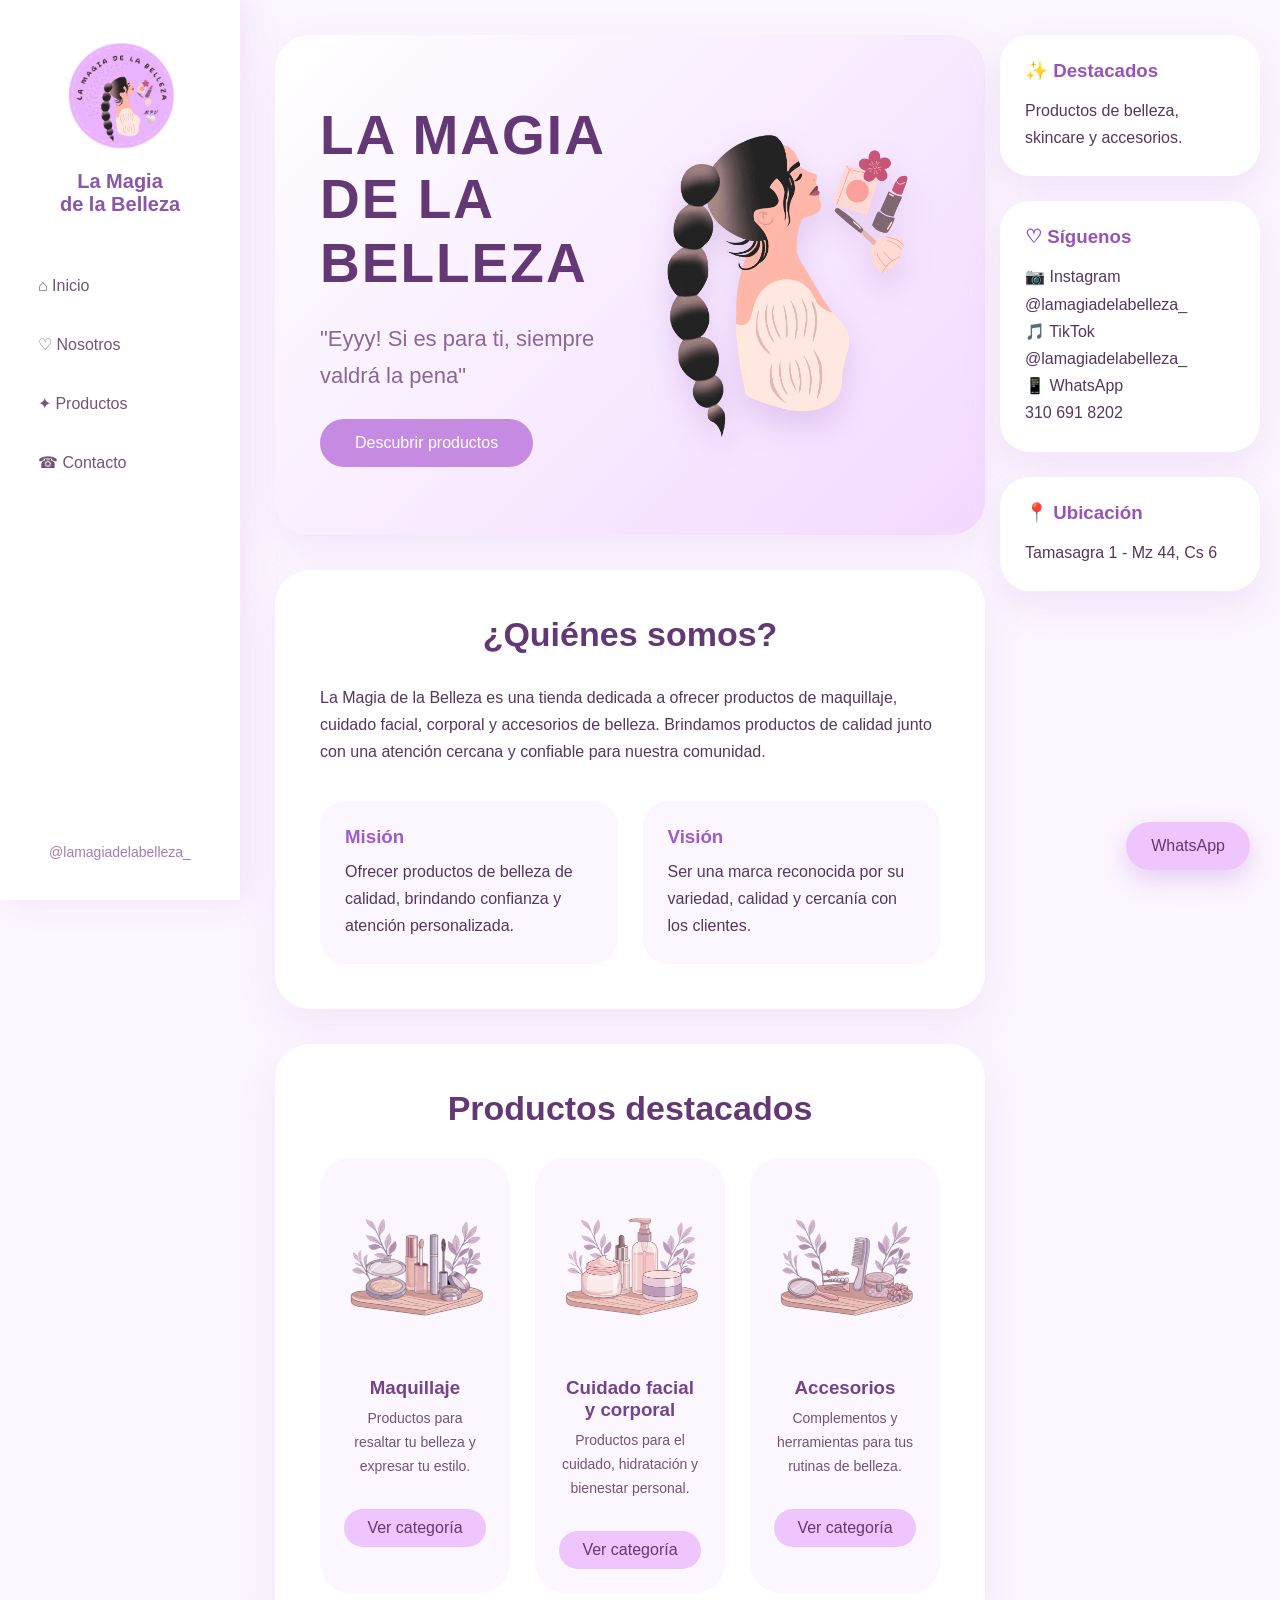
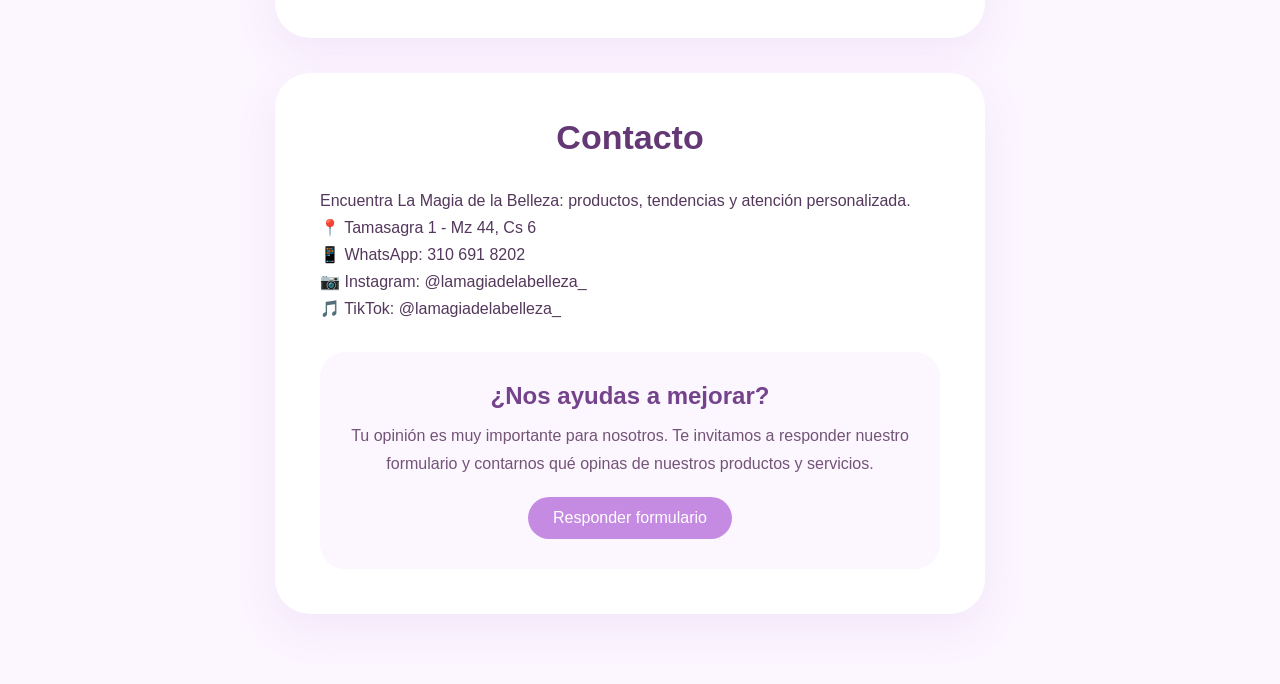
<file: index.html>
<link rel="stylesheet" href="estilos.css">

<!DOCTYPE html>
<html lang="es">

<head>

<meta charset="UTF-8">
<meta name="viewport" content="width=device-width, initial-scale=1.0">

<title>La Magia de la Belleza</title>

<link rel="icon" type="image/png" href="images/personaje.png">

<link rel="stylesheet" href="estilos.css">

</head>


<body>

    <button class="menu-toggle" id="menuToggle" aria-label="Abrir menú">☰</button>

<div class="pagina">


<!-- MENÚ IZQUIERDO -->

<aside class="menu-lateral" id="menuLateral">


<img src="images/logo.png" class="logo" alt="Logo">


<h3>
La Magia<br>
de la Belleza
</h3>


<nav>

<a href="#inicio">⌂ Inicio</a>

<a href="#nosotros">♡ Nosotros</a>

<a href="#productos">✦ Productos</a>

<a href="#contacto">☎ Contacto</a>


</nav>



<div class="redes">

<p>@lamagiadelabelleza_</p>

</div>


</aside>





<!-- CONTENIDO CENTRAL -->

<main class="contenido">


<section id="inicio" class="inicio">


<div>


<h1>
LA MAGIA<br>
DE LA BELLEZA
</h1>


<p class="eslogan">
"Eyyy! Si es para ti,
siempre valdrá la pena"
</p>

<a href="#productos" class="boton-descubrir">
    Descubrir productos
</a>
</div>



<img src="images/personaje.png"
class="personaje"
alt="Personaje marca">


</section>





<section id="nosotros">


<h2>
¿Quiénes somos?
</h2>


<p>
La Magia de la Belleza es una tienda dedicada
a ofrecer productos de maquillaje, cuidado facial,
corporal y accesorios de belleza.

Brindamos productos de calidad junto con una
atención cercana y confiable para nuestra comunidad.
</p>




<div class="mini-tarjetas">


<div>

<h3>Misión</h3>

<p>
Ofrecer productos de belleza de calidad,
brindando confianza y atención personalizada.
</p>

</div>



<div>

<h3>Visión</h3>

<p>
Ser una marca reconocida por su variedad,
calidad y cercanía con los clientes.
</p>

</div>


</div>


</section>







<section id="productos">


<h2>
Productos destacados
</h2>



<div class="productos">


<div class="producto">


<img src="images/maquillaje.png">


<h3>
Maquillaje
</h3>


<p>
Productos para resaltar tu belleza
y expresar tu estilo.
</p>


<a href="maquillaje.html">
Ver categoría
</a>


</div>





<div class="producto">


<img src="images/skincare.png">


<h3>
Cuidado facial y corporal
</h3>


<p>
Productos para el cuidado,
hidratación y bienestar personal.
</p>


<a href="skincare.html">
Ver categoría
</a>


</div>






<div class="producto">


<img src="images/accesorios.png">


<h3>
Accesorios
</h3>


<p>
Complementos y herramientas
para tus rutinas de belleza.
</p>


<a href="accesorios.html">
Ver categoría
</a>


</div>



</div>


</section>


<section id="contacto">

<h2>
Contacto
</h2>

<p>
Encuentra La Magia de la Belleza:
productos, tendencias y atención personalizada.
</p>

<div class="datos-contacto">

<p>📍 Tamasagra 1 - Mz 44, Cs 6</p>

<p>📱 WhatsApp: 310 691 8202</p>

<p>📷 Instagram: @lamagiadelabelleza_</p>

<p>🎵 TikTok: @lamagiadelabelleza_</p>

</div>


<div class="invitacion-formulario">

<h3>¿Nos ayudas a mejorar?</h3>

<p>
Tu opinión es muy importante para nosotros.
Te invitamos a responder nuestro formulario
y contarnos qué opinas de nuestros productos y servicios.
</p>

<a href="https://forms.gle/gKZbDnxjiuPYswzE7"
class="boton-formulario"
target="_blank">
Responder formulario
</a>

</div>


</section>
    
</section>


</main>







<!-- COLUMNA DERECHA -->


<aside class="derecha">



<div class="tarjeta-lateral">


<h3>
✨ Destacados
</h3>


<p>
Productos de belleza,
skincare y accesorios.
</p>


</div>





<div class="tarjeta-lateral">


<h3>
♡ Síguenos
</h3>


<p>
📷 Instagram<br>
@lamagiadelabelleza_
</p>


<p>
🎵 TikTok<br>
@lamagiadelabelleza_
</p>


<p>
📱 WhatsApp<br>
310 691 8202
</p>


</div>






<div class="tarjeta-lateral">


<h3>
📍 Ubicación
</h3>


<p>
Tamasagra 1 - Mz 44,
Cs 6
</p>


</div>





</aside>



</div>




<a
    href="https://wa.me/573106918202"
    class="whatsapp"
    target="_blank">
    WhatsApp
</a>

<script>

document.getElementById("menuToggle").addEventListener("click", function(){

    document.getElementById("menuLateral").classList.toggle("activo");

});

</script>
    
</body>

</html>
</file>
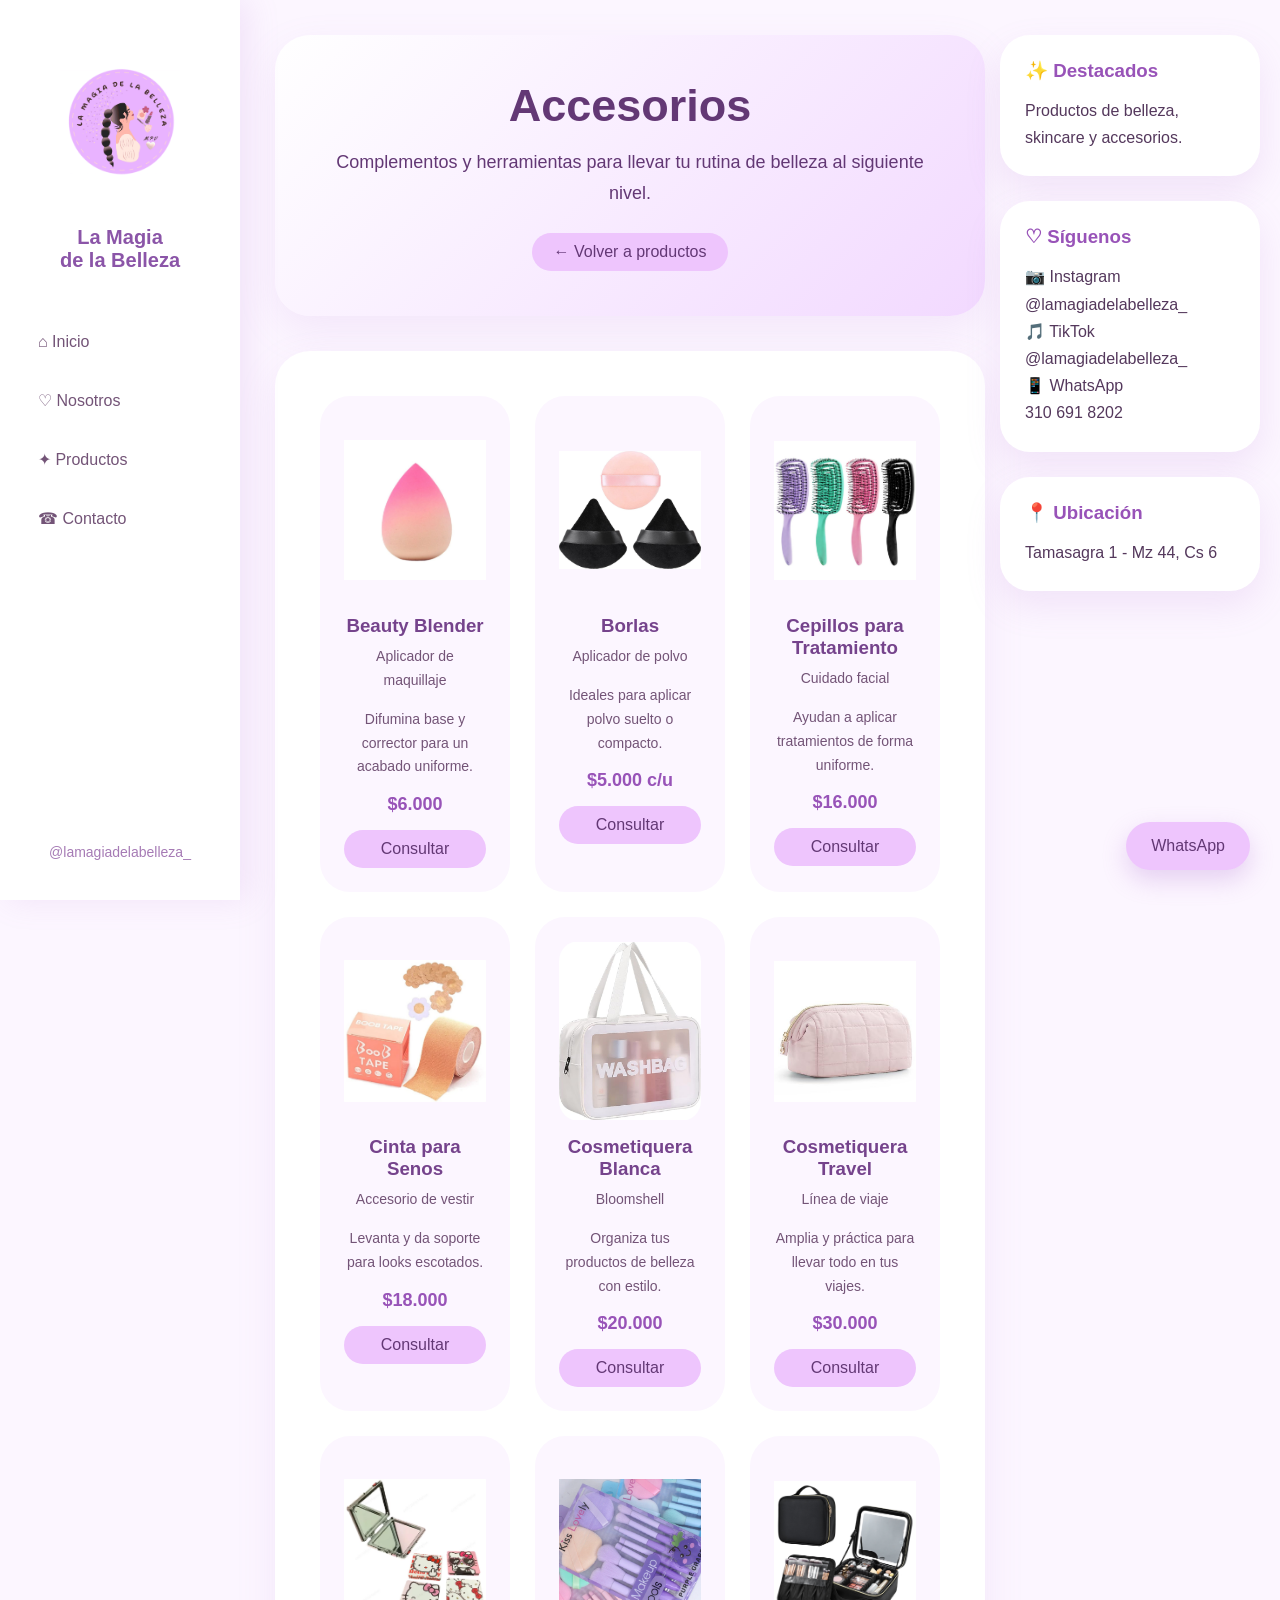
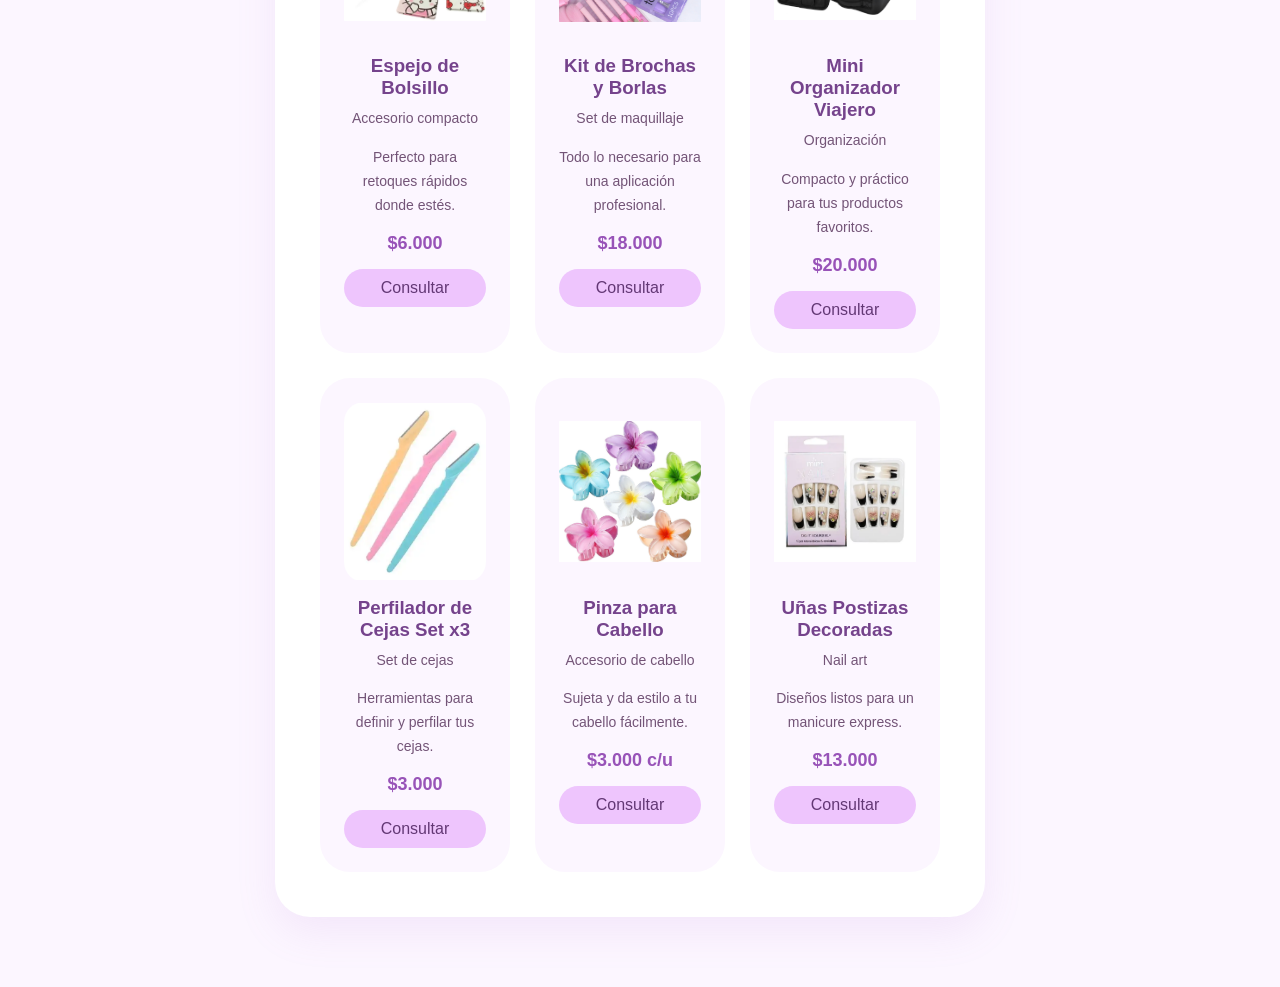
<file: accesorios.html>
<!DOCTYPE html>
<html lang="es">

<head>

<meta charset="UTF-8">
<meta name="viewport" content="width=device-width, initial-scale=1.0">

<title>Accesorios | La Magia de la Belleza</title>


<link rel="icon" type="image/png" href="images/personaje.png">

<link rel="stylesheet" href="estilos.css">

</head>


<body>

<button class="menu-toggle" id="menuToggle" aria-label="Abrir menú">☰</button>
    
<div class="pagina">


<!-- MENÚ IZQUIERDO -->

<aside class="menu-lateral" id="menuLateral">

<a href="index.html#inicio">
<img src="images/logo.png" class="logo" alt="logo">
</a>

<h3>
La Magia<br>
de la Belleza
</h3>

<nav>

<a href="index.html#inicio">⌂ Inicio</a>

<a href="index.html#nosotros">♡ Nosotros</a>

<a href="index.html#productos">✦ Productos</a>

<a href="index.html#contacto">☎ Contacto</a>

</nav>

<div class="redes">

<p>@lamagiadelabelleza_</p>

</div>

</aside>



<!-- CONTENIDO CENTRAL -->

<main class="contenido">


<section id="categoria-accesorios" class="categoria">

<h1>Accesorios</h1>

<p>
Complementos y herramientas para llevar tu rutina
de belleza al siguiente nivel.
</p>

<a href="index.html#productos" class="boton-volver">
← Volver a productos
</a>

</section>


<section id="lista-accesorios">

<div class="productos">


<div class="producto">
<img src="images/a (2).png" alt="Beauty blender">
<h3>Beauty Blender</h3>
<p>Aplicador de maquillaje</p>
<p>Difumina base y corrector para un acabado uniforme.</p>
<strong>$6.000</strong>
<a href="#" class="boton-consultar">Consultar</a>
</div>

<div class="producto">
<img src="images/a (3).png" alt="Borlas">
<h3>Borlas</h3>
<p>Aplicador de polvo</p>
<p>Ideales para aplicar polvo suelto o compacto.</p>
<strong>$5.000 c/u</strong>
<a href="#" class="boton-consultar">Consultar</a>
</div>

<div class="producto">
<img src="images/a (4).png" alt="Cepillos para tratamiento">
<h3>Cepillos para Tratamiento</h3>
<p>Cuidado facial</p>
<p>Ayudan a aplicar tratamientos de forma uniforme.</p>
<strong>$16.000</strong>
<a href="#" class="boton-consultar">Consultar</a>
</div>

<div class="producto">
<img src="images/a (5).png" alt="Cinta para senos">
<h3>Cinta para Senos</h3>
<p>Accesorio de vestir</p>
<p>Levanta y da soporte para looks escotados.</p>
<strong>$18.000</strong>
<a href="#" class="boton-consultar">Consultar</a>
</div>

<div class="producto">
<img src="images/a (7).png" alt="Cosmetiquera blanca">
<h3>Cosmetiquera Blanca</h3>
<p>Bloomshell</p>
<p>Organiza tus productos de belleza con estilo.</p>
<strong>$20.000</strong>
<a href="#" class="boton-consultar">Consultar</a>
</div>

<div class="producto">
<img src="images/a (6).png" alt="Cosmetiquera travel">
<h3>Cosmetiquera Travel</h3>
<p>Línea de viaje</p>
<p>Amplia y práctica para llevar todo en tus viajes.</p>
<strong>$30.000</strong>
<a href="#" class="boton-consultar">Consultar</a>
</div>

<div class="producto">
<img src="images/a (8).png" alt="Espejo de bolsillo">
<h3>Espejo de Bolsillo</h3>
<p>Accesorio compacto</p>
<p>Perfecto para retoques rápidos donde estés.</p>
<strong>$6.000</strong>
<a href="#" class="boton-consultar">Consultar</a>
</div>

<div class="producto">
<img src="images/a (9).png" alt="Kit de brochas de maquillaje y borlas">
<h3>Kit de Brochas y Borlas</h3>
<p>Set de maquillaje</p>
<p>Todo lo necesario para una aplicación profesional.</p>
<strong>$18.000</strong>
<a href="#" class="boton-consultar">Consultar</a>
</div>

<div class="producto">
<img src="images/a (10).png" alt="Mini organizador viajero">
<h3>Mini Organizador Viajero</h3>
<p>Organización</p>
<p>Compacto y práctico para tus productos favoritos.</p>
<strong>$20.000</strong>
<a href="#" class="boton-consultar">Consultar</a>
</div>

<div class="producto">
<img src="images/a (11).png" alt="Perfilador de cejas set 3">
<h3>Perfilador de Cejas Set x3</h3>
<p>Set de cejas</p>
<p>Herramientas para definir y perfilar tus cejas.</p>
<strong>$3.000</strong>
<a href="#" class="boton-consultar">Consultar</a>
</div>

<div class="producto">
<img src="images/a (12).png" alt="Pinza para cabello">
<h3>Pinza para Cabello</h3>
<p>Accesorio de cabello</p>
<p>Sujeta y da estilo a tu cabello fácilmente.</p>
<strong>$3.000 c/u</strong>
<a href="#" class="boton-consultar">Consultar</a>
</div>

<div class="producto">
<img src="images/a (1).png" alt="Uñas postizas decoradas">
<h3>Uñas Postizas Decoradas</h3>
<p>Nail art</p>
<p>Diseños listos para un manicure express.</p>
<strong>$13.000</strong>
<a href="#" class="boton-consultar">Consultar</a>
</div>

</div>

</section>


</main>



<!-- COLUMNA DERECHA -->

<aside class="derecha">


<div class="tarjeta-lateral">

<h3>✨ Destacados</h3>

<p>Productos de belleza, skincare y accesorios.</p>

</div>


<div class="tarjeta-lateral">

<h3>♡ Síguenos</h3>

<p>
📷 Instagram<br>
@lamagiadelabelleza_
</p>

<p>
🎵 TikTok<br>
@lamagiadelabelleza_
</p>

<p>
📱 WhatsApp<br>
310 691 8202
</p>

</div>


<div class="tarjeta-lateral">

<h3>📍 Ubicación</h3>

<p>Tamasagra 1 - Mz 44, Cs 6</p>

</div>


</aside>


</div>


<a
href="https://wa.me/573106918202"
class="whatsapp"
target="_blank">
WhatsApp
</a>

<script>

const botones = document.querySelectorAll(".boton-consultar");

botones.forEach(function(boton) {

    boton.addEventListener("click", function(event) {

        event.preventDefault();

        const tarjeta = boton.closest(".producto");

        const nombreProducto = tarjeta.querySelector("h3").textContent.trim();

        const mensaje =
            "Hola, quisiera información sobre " + nombreProducto + ".";

        const numero = "573106918202";

        const enlace =
            "https://wa.me/" + numero + "?text=" + encodeURIComponent(mensaje);

        window.open(enlace, "_blank");

    });

});

</script>

<script>

document.getElementById("menuToggle").addEventListener("click", function(){

    document.getElementById("menuLateral").classList.toggle("activo");

});

</script>
    
</body>

</html>
</file>
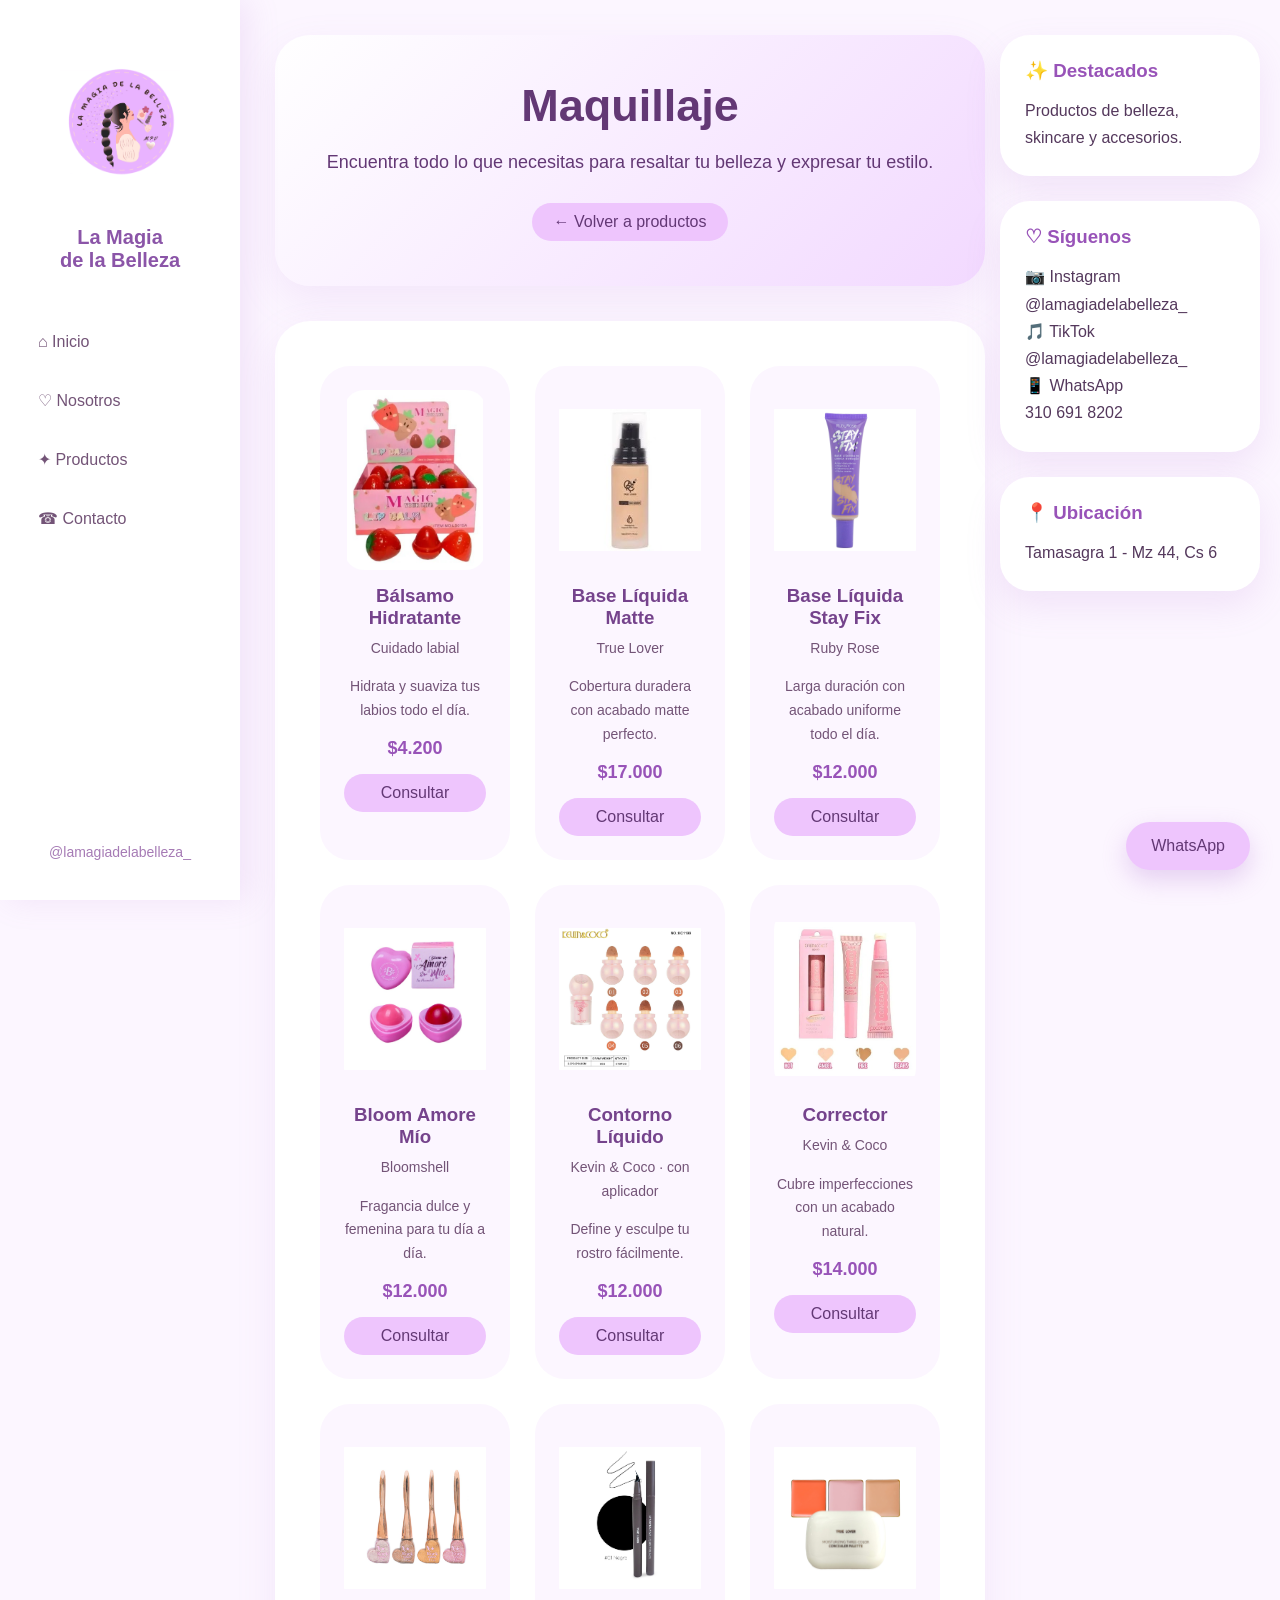
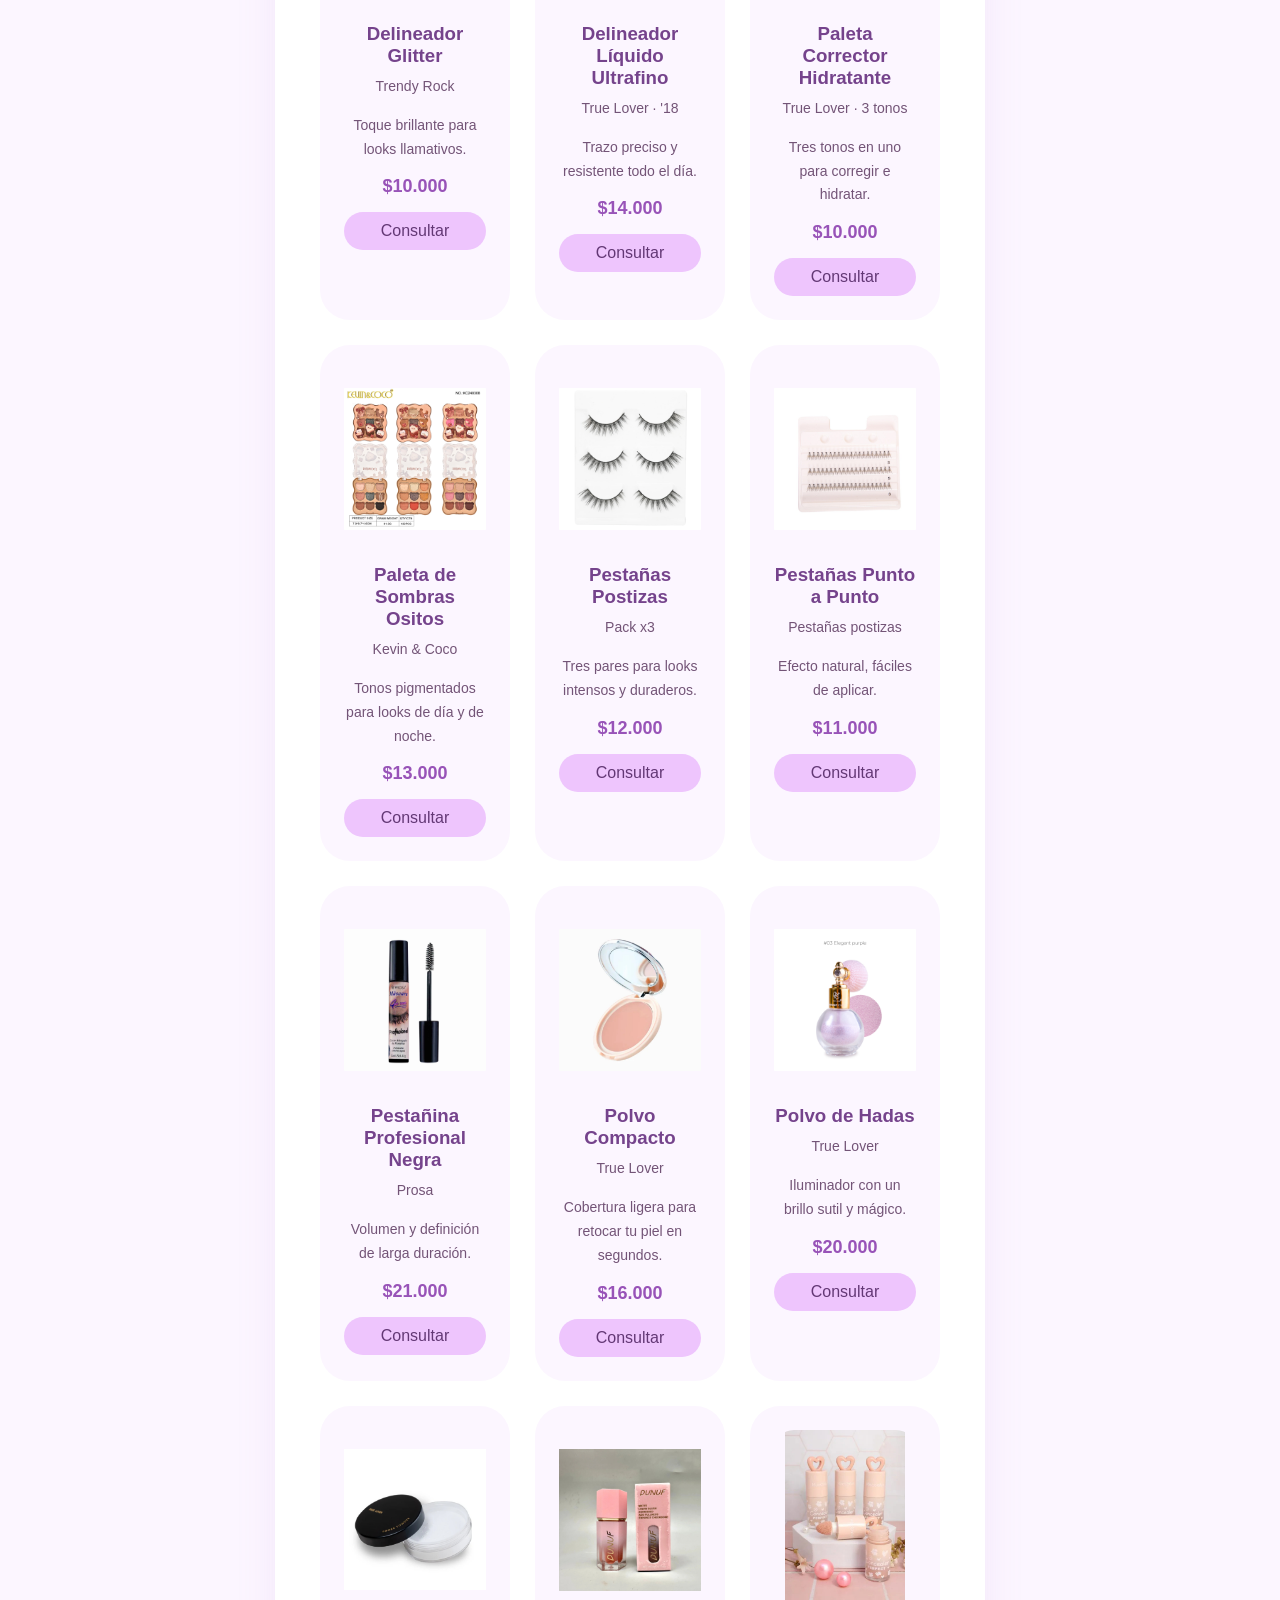
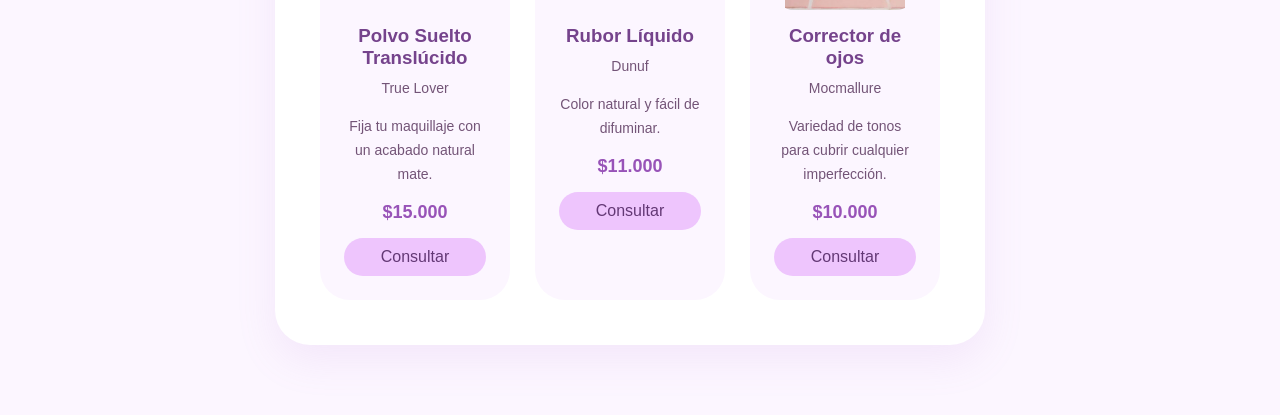
<file: maquillaje.html>
<!DOCTYPE html>
<html lang="es">

<head>

<meta charset="UTF-8">
<meta name="viewport" content="width=device-width, initial-scale=1.0">

<title>Maquillaje | La Magia de la Belleza</title>

<link rel="icon" type="image/png" href="images/personaje.png">

<link rel="stylesheet" href="estilos.css">

</head>


<body>

<button class="menu-toggle" id="menuToggle" aria-label="Abrir menú">☰</button>
    
<div class="pagina">


<!-- MENÚ IZQUIERDO -->

<aside class="menu-lateral" id="menuLateral">

<a href="index.html#inicio">
<img src="images/logo.png" class="logo" alt="Logo">
</a>

<h3>
La Magia<br>
de la Belleza
</h3>

<nav>

<a href="index.html#inicio">⌂ Inicio</a>

<a href="index.html#nosotros">♡ Nosotros</a>

<a href="index.html#productos">✦ Productos</a>

<a href="index.html#contacto">☎ Contacto</a>

</nav>

<div class="redes">

<p>@lamagiadelabelleza_</p>

</div>

</aside>



<!-- CONTENIDO CENTRAL -->

<main class="contenido">


<section id="categoria-maquillaje" class="categoria">

<h1>Maquillaje</h1>

<p>
Encuentra todo lo que necesitas para resaltar tu belleza
y expresar tu estilo.
</p>

<a href="index.html#productos" class="boton-volver">
← Volver a productos
</a>

</section>


<section id="lista-maquillaje">

<div class="productos">


<div class="producto">
<img src="images/m (1).png" alt="Bálsamo hidratante">
<h3>Bálsamo Hidratante</h3>
<p>Cuidado labial</p>
<p>Hidrata y suaviza tus labios todo el día.</p>
<strong>$4.200</strong>
<a href="#" class="boton-consultar">Consultar</a>
</div>

<div class="producto">
<img src="images/m (13).png" alt="Base líquida matte">
<h3>Base Líquida Matte</h3>
<p>True Lover</p>
<p>Cobertura duradera con acabado matte perfecto.</p>
<strong>$17.000</strong>
<a href="#" class="boton-consultar">Consultar</a>
</div>

<div class="producto">
<img src="images/m (15).png" alt="Base líquida stay fix">
<h3>Base Líquida Stay Fix</h3>
<p>Ruby Rose</p>
<p>Larga duración con acabado uniforme todo el día.</p>
<strong>$12.000</strong>
<a href="#" class="boton-consultar">Consultar</a>
</div>

<div class="producto">
<img src="images/m (2).png" alt="Bloomshell">
<h3>Bloom Amore Mío</h3>
<p>Bloomshell</p>
<p>Fragancia dulce y femenina para tu día a día.</p>
<strong>$12.000</strong>
<a href="#" class="boton-consultar">Consultar</a>
</div>

<div class="producto">
<img src="images/m (19).png" alt="Contorno líquido con aplicador">
<h3>Contorno Líquido</h3>
<p>Kevin & Coco · con aplicador</p>
<p>Define y esculpe tu rostro fácilmente.</p>
<strong>$12.000</strong>
<a href="#" class="boton-consultar">Consultar</a>
</div>

<div class="producto">
<img src="images/m (4).png" alt="Corrector">
<h3>Corrector</h3>
<p>Kevin & Coco</p>
<p>Cubre imperfecciones con un acabado natural.</p>
<strong>$14.000</strong>
<a href="#" class="boton-consultar">Consultar</a>
</div>

<div class="producto">
<img src="images/m (11).png" alt="Delineador glitter">
<h3>Delineador Glitter</h3>
<p>Trendy Rock</p>
<p>Toque brillante para looks llamativos.</p>
<strong>$10.000</strong>
<a href="#" class="boton-consultar">Consultar</a>
</div>

<div class="producto">
<img src="images/m (10).png" alt="Delineador líquido ultrafino">
<h3>Delineador Líquido Ultrafino</h3>
<p>True Lover · '18</p>
<p>Trazo preciso y resistente todo el día.</p>
<strong>$14.000</strong>
<a href="#" class="boton-consultar">Consultar</a>
</div>

<div class="producto">
<img src="images/m (16).png" alt="Paleta corrector hidratante">
<h3>Paleta Corrector Hidratante</h3>
<p>True Lover · 3 tonos</p>
<p>Tres tonos en uno para corregir e hidratar.</p>
<strong>$10.000</strong>
<a href="#" class="boton-consultar">Consultar</a>
</div>

<div class="producto">
<img src="images/m (6).png" alt="Paleta de sombras ositos">
<h3>Paleta de Sombras Ositos</h3>
<p>Kevin & Coco</p>
<p>Tonos pigmentados para looks de día y de noche.</p>
<strong>$13.000</strong>
<a href="#" class="boton-consultar">Consultar</a>
</div>

<div class="producto">
<img src="images/m (8).png" alt="Pestañas postizas x3">
<h3>Pestañas Postizas</h3>
<p>Pack x3</p>
<p>Tres pares para looks intensos y duraderos.</p>
<strong>$12.000</strong>
<a href="#" class="boton-consultar">Consultar</a>
</div>

<div class="producto">
<img src="images/m (7).png" alt="Pestañas punto a punto">
<h3>Pestañas Punto a Punto</h3>
<p>Pestañas postizas</p>
<p>Efecto natural, fáciles de aplicar.</p>
<strong>$11.000</strong>
<a href="#" class="boton-consultar">Consultar</a>
</div>

<div class="producto">
<img src="images/m (9).png" alt="Pestañina profesional negra">
<h3>Pestañina Profesional Negra</h3>
<p>Prosa</p>
<p>Volumen y definición de larga duración.</p>
<strong>$21.000</strong>
<a href="#" class="boton-consultar">Consultar</a>
</div>

<div class="producto">
<img src="images/m (3).png" alt="Polvo compacto">
<h3>Polvo Compacto</h3>
<p>True Lover</p>
<p>Cobertura ligera para retocar tu piel en segundos.</p>
<strong>$16.000</strong>
<a href="#" class="boton-consultar">Consultar</a>
</div>

<div class="producto">
<img src="images/m (18).png" alt="Polvo de hadas">
<h3>Polvo de Hadas</h3>
<p>True Lover</p>
<p>Iluminador con un brillo sutil y mágico.</p>
<strong>$20.000</strong>
<a href="#" class="boton-consultar">Consultar</a>
</div>

<div class="producto">
<img src="images/m (5).png" alt="Polvo suelto translúcido">
<h3>Polvo Suelto Translúcido</h3>
<p>True Lover</p>
<p>Fija tu maquillaje con un acabado natural mate.</p>
<strong>$15.000</strong>
<a href="#" class="boton-consultar">Consultar</a>
</div>

<div class="producto">
<img src="images/m (12).png" alt="Rubor líquido">
<h3>Rubor Líquido</h3>
<p>Dunuf</p>
<p>Color natural y fácil de difuminar.</p>
<strong>$11.000</strong>
<a href="#" class="boton-consultar">Consultar</a>
</div>

<div class="producto">
<img src="images/m (14).png" alt="Correctores Mocmallure">
<h3>Corrector de ojos</h3>
<p>Mocmallure</p>
<p>Variedad de tonos para cubrir cualquier imperfección.</p>
<strong>$10.000</strong>
<a href="#" class="boton-consultar">Consultar</a>
</div>

</div>

</section>


</main>



<!-- COLUMNA DERECHA -->

<aside class="derecha">


<div class="tarjeta-lateral">

<h3>✨ Destacados</h3>

<p>Productos de belleza, skincare y accesorios.</p>

</div>


<div class="tarjeta-lateral">

<h3>♡ Síguenos</h3>

<p>
📷 Instagram<br>
@lamagiadelabelleza_
</p>

<p>
🎵 TikTok<br>
@lamagiadelabelleza_
</p>

<p>
📱 WhatsApp<br>
310 691 8202
</p>

</div>


<div class="tarjeta-lateral">

<h3>📍 Ubicación</h3>

<p>Tamasagra 1 - Mz 44, Cs 6</p>

</div>


</aside>


</div>


<a
href="https://wa.me/573106918202"
class="whatsapp"
target="_blank">
WhatsApp
</a>

<script>

const botones = document.querySelectorAll(".boton-consultar");

botones.forEach(function(boton) {

    boton.addEventListener("click", function(event) {

        event.preventDefault();

        const tarjeta = boton.closest(".producto");

        const nombreProducto = tarjeta.querySelector("h3").textContent.trim();

        const mensaje =
            "Hola, quisiera información sobre " + nombreProducto + ".";

        const numero = "573106918202";

        const enlace =
            "https://wa.me/" + numero + "?text=" + encodeURIComponent(mensaje);

        window.open(enlace, "_blank");

    });

});

</script>

<script>

document.getElementById("menuToggle").addEventListener("click", function(){

    document.getElementById("menuLateral").classList.toggle("activo");

});

</script>
    
</body>

</html>
</file>
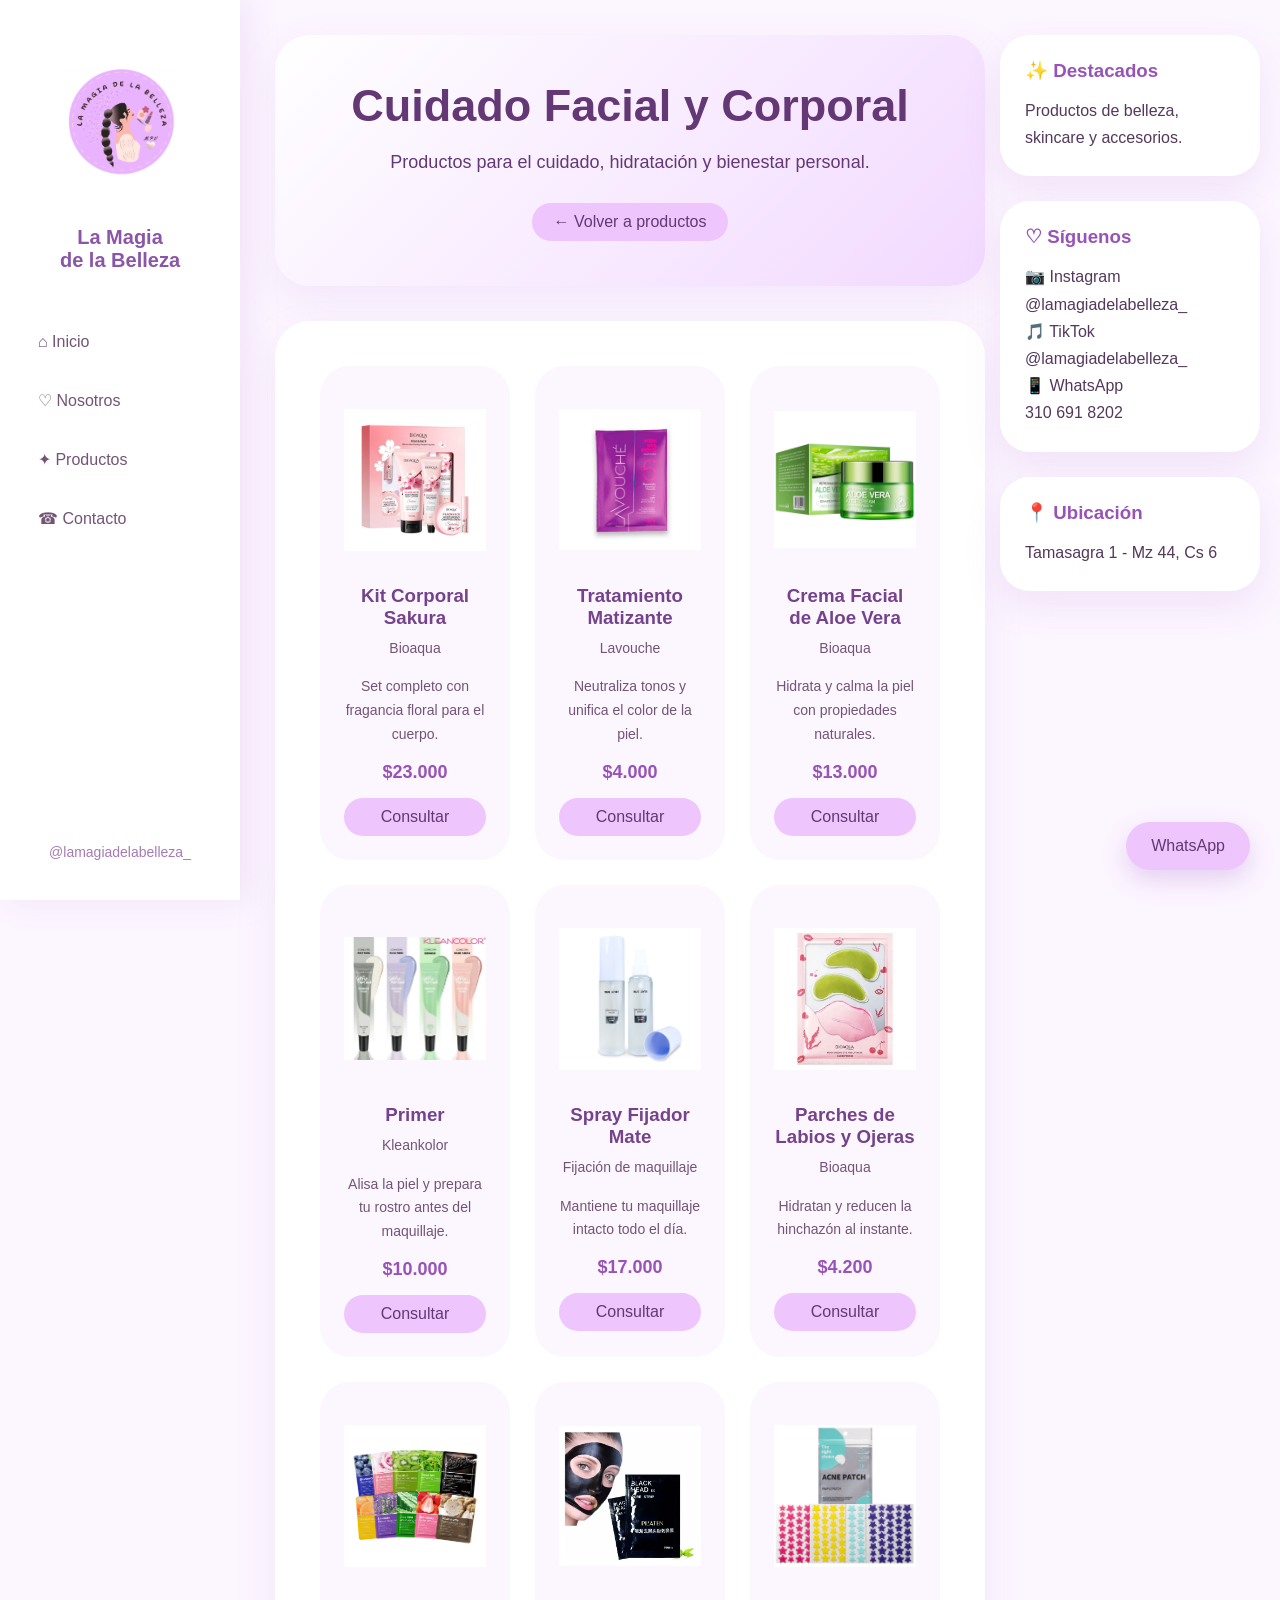
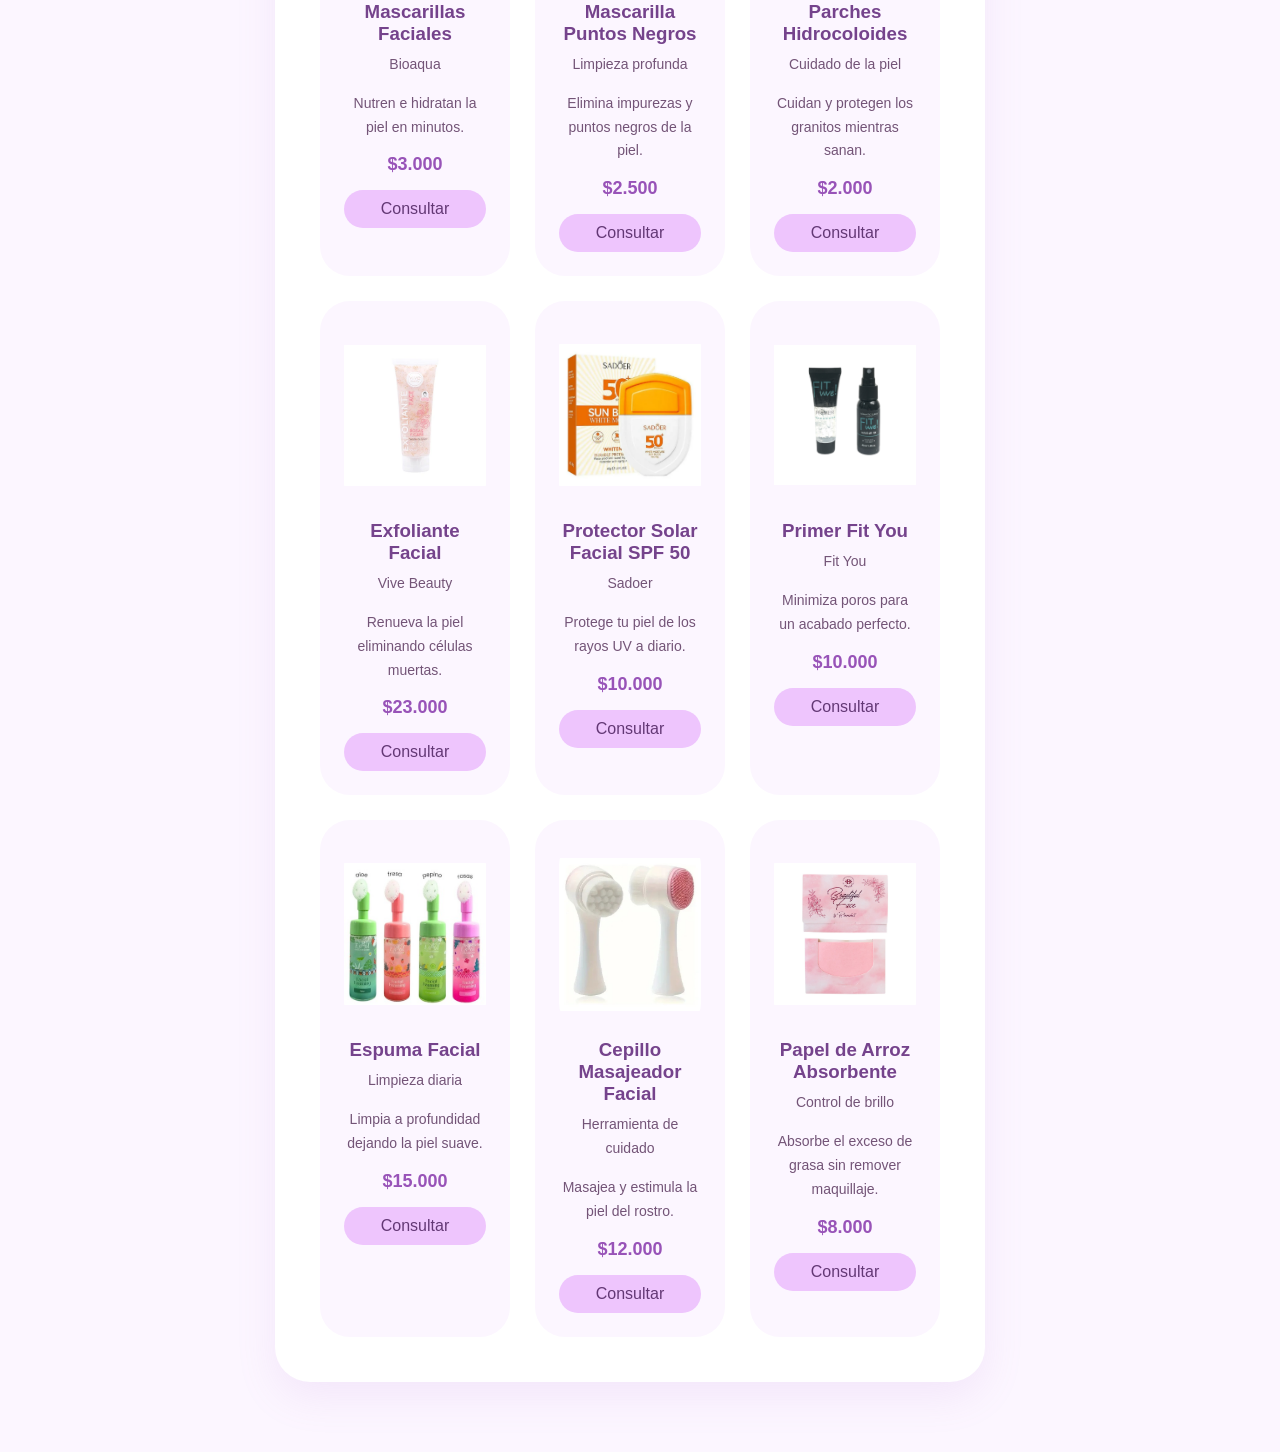
<file: skincare.html>
<!DOCTYPE html>
<html lang="es">

<head>

<meta charset="UTF-8">
<meta name="viewport" content="width=device-width, initial-scale=1.0">

<title>Skincare | La Magia de la Belleza</title>


<link rel="icon" type="image/png" href="images/personaje.png">

<link rel="stylesheet" href="estilos.css">

</head>


<body>

<button class="menu-toggle" id="menuToggle" aria-label="Abrir menú">☰</button>
    
<div class="pagina">


<!-- MENÚ IZQUIERDO -->

<aside class="menu-lateral" id="menuLateral">

<a href="index.html#inicio">
<img src="images/logo.png" class="logo" alt="Logo">
</a>

<h3>
La Magia<br>
de la Belleza
</h3>

<nav>

<a href="index.html#inicio">⌂ Inicio</a>

<a href="index.html#nosotros">♡ Nosotros</a>

<a href="index.html#productos">✦ Productos</a>

<a href="index.html#contacto">☎ Contacto</a>

</nav>

<div class="redes">

<p>@lamagiadelabelleza_</p>

</div>

</aside>



<!-- CONTENIDO CENTRAL -->

<main class="contenido">


<section id="categoria-skincare" class="categoria">

<h1>Cuidado Facial y Corporal</h1>

<p>
Productos para el cuidado, hidratación y bienestar personal.
</p>

<a href="index.html#productos" class="boton-volver">
← Volver a productos
</a>

</section>


<section id="lista-skincare">

<div class="productos">


<div class="producto">
<img src="images/s (3).png" alt="Kit corporal Bioaqua sakura">
<h3>Kit Corporal Sakura</h3>
<p>Bioaqua</p>
<p>Set completo con fragancia floral para el cuerpo.</p>
<strong>$23.000</strong>
<a href="#" class="boton-consultar">Consultar</a>
</div>

<div class="producto">
<img src="images/s (13).png" alt="Tratamiento matizante Lavouche">
<h3>Tratamiento Matizante</h3>
<p>Lavouche</p>
<p>Neutraliza tonos y unifica el color de la piel.</p>
<strong>$4.000</strong>
<a href="#" class="boton-consultar">Consultar</a>
</div>

<div class="producto">
<img src="images/s (5).png" alt="Crema facial de Aloe vera">
<h3>Crema Facial de Aloe Vera</h3>
<p>Bioaqua</p>
<p>Hidrata y calma la piel con propiedades naturales.</p>
<strong>$13.000</strong>
<a href="#" class="boton-consultar">Consultar</a>
</div>

<div class="producto">
<img src="images/s (6).png" alt="Primer Kleankolor">
<h3>Primer</h3>
<p>Kleankolor</p>
<p>Alisa la piel y prepara tu rostro antes del maquillaje.</p>
<strong>$10.000</strong>
<a href="#" class="boton-consultar">Consultar</a>
</div>

<div class="producto">
<img src="images/s (14).png" alt="Spray fijador de maquillaje mate">
<h3>Spray Fijador Mate</h3>
<p>Fijación de maquillaje</p>
<p>Mantiene tu maquillaje intacto todo el día.</p>
<strong>$17.000</strong>
<a href="#" class="boton-consultar">Consultar</a>
</div>

<div class="producto">
<img src="images/s (7).png" alt="Parches de labios y ojeras">
<h3>Parches de Labios y Ojeras</h3>
<p>Bioaqua</p>
<p>Hidratan y reducen la hinchazón al instante.</p>
<strong>$4.200</strong>
<a href="#" class="boton-consultar">Consultar</a>
</div>

<div class="producto">
<img src="images/s (8).png" alt="Mascarillas faciales">
<h3>Mascarillas Faciales</h3>
<p>Bioaqua</p>
<p>Nutren e hidratan la piel en minutos.</p>
<strong>$3.000</strong>
<a href="#" class="boton-consultar">Consultar</a>
</div>

<div class="producto">
<img src="images/s (9).png" alt="Mascarilla puntos negros">
<h3>Mascarilla Puntos Negros</h3>
<p>Limpieza profunda</p>
<p>Elimina impurezas y puntos negros de la piel.</p>
<strong>$2.500</strong>
<a href="#" class="boton-consultar">Consultar</a>
</div>

<div class="producto">
<img src="images/s (10).png" alt="Parches hidrocoloides">
<h3>Parches Hidrocoloides</h3>
<p>Cuidado de la piel</p>
<p>Cuidan y protegen los granitos mientras sanan.</p>
<strong>$2.000</strong>
<a href="#" class="boton-consultar">Consultar</a>
</div>

<div class="producto">
<img src="images/s (11).png" alt="Exfoliante facial">
<h3>Exfoliante Facial</h3>
<p>Vive Beauty</p>
<p>Renueva la piel eliminando células muertas.</p>
<strong>$23.000</strong>
<a href="#" class="boton-consultar">Consultar</a>
</div>

<div class="producto">
<img src="images/s (12).png" alt="Protector solar facial SPF 50">
<h3>Protector Solar Facial SPF 50</h3>
<p>Sadoer</p>
<p>Protege tu piel de los rayos UV a diario.</p>
<strong>$10.000</strong>
<a href="#" class="boton-consultar">Consultar</a>
</div>

<div class="producto">
<img src="images/s (1).png" alt="Primer fit you">
<h3>Primer Fit You</h3>
<p>Fit You</p>
<p>Minimiza poros para un acabado perfecto.</p>
<strong>$10.000</strong>
<a href="#" class="boton-consultar">Consultar</a>
</div>

<div class="producto">
<img src="images/s (4).png" alt="Espuma facial">
<h3>Espuma Facial</h3>
<p>Limpieza diaria</p>
<p>Limpia a profundidad dejando la piel suave.</p>
<strong>$15.000</strong>
<a href="#" class="boton-consultar">Consultar</a>
</div>

<div class="producto">
<img src="images/s (2).png" alt="Cepillo masajeador facial">
<h3>Cepillo Masajeador Facial</h3>
<p>Herramienta de cuidado</p>
<p>Masajea y estimula la piel del rostro.</p>
<strong>$12.000</strong>
<a href="#" class="boton-consultar">Consultar</a>
</div>

<div class="producto">
<img src="images/s.png" alt="Papel de arroz absorbente">
<h3>Papel de Arroz Absorbente</h3>
<p>Control de brillo</p>
<p>Absorbe el exceso de grasa sin remover maquillaje.</p>
<strong>$8.000</strong>
<a href="#" class="boton-consultar">Consultar</a>
</div>

</div>

</section>


</main>



<!-- COLUMNA DERECHA -->

<aside class="derecha">


<div class="tarjeta-lateral">

<h3>✨ Destacados</h3>

<p>Productos de belleza, skincare y accesorios.</p>

</div>


<div class="tarjeta-lateral">

<h3>♡ Síguenos</h3>

<p>
📷 Instagram<br>
@lamagiadelabelleza_
</p>

<p>
🎵 TikTok<br>
@lamagiadelabelleza_
</p>

<p>
📱 WhatsApp<br>
310 691 8202
</p>

</div>


<div class="tarjeta-lateral">

<h3>📍 Ubicación</h3>

<p>Tamasagra 1 - Mz 44, Cs 6</p>

</div>


</aside>


</div>


<a
href="https://wa.me/573106918202"
class="whatsapp"
target="_blank">
WhatsApp
</a>

<script>

const botones = document.querySelectorAll(".boton-consultar");

botones.forEach(function(boton) {

    boton.addEventListener("click", function(event) {

        event.preventDefault();

        const tarjeta = boton.closest(".producto");

        const nombreProducto = tarjeta.querySelector("h3").textContent.trim();

        const mensaje =
            "Hola, quisiera información sobre " + nombreProducto + ".";

        const numero = "573106918202";

        const enlace =
            "https://wa.me/" + numero + "?text=" + encodeURIComponent(mensaje);

        window.open(enlace, "_blank");

    });

});

</script>

<script>

document.getElementById("menuToggle").addEventListener("click", function(){

    document.getElementById("menuLateral").classList.toggle("activo");

});

</script>
    
</body>

</html>
</file>
<file: estilos.css>
/* ===============================
   CONFIGURACIÓN GENERAL
================================ */


*{
    margin:0;
    padding:0;
    box-sizing:border-box;
}


html{
    scroll-behavior:smooth;
}


body{

    font-family: "Arial", sans-serif;

    background:#FCF6FF;

    color:#54385c;

}




/* ===============================
   ESTRUCTURA PRINCIPAL
================================ */


.pagina{

    display:flex;

    min-height:100vh;

}



/* ===============================
   MENÚ LATERAL
================================ */


.menu-lateral{

    width:240px;

    height:100vh;

    position:fixed;

    left:0;

    top:0;


    background:#ffffff;


    padding:35px 20px;


    display:flex;

    flex-direction:column;

    align-items:center;


    box-shadow:
    8px 0 30px rgba(180,120,210,0.15);

}



.logo{

    width:120px;

    margin-bottom:15px;

}



.menu-lateral h3{

    text-align:center;

    color:#8b55a8;

    font-size:20px;

    margin-bottom:35px;

}



.menu-lateral nav{

    width:100%;

}



.menu-lateral a{


    display:block;

    text-decoration:none;

    color:#735477;


    padding:14px 18px;


    margin:12px 0;


    border-radius:25px;


    transition:.3s;


}



.menu-lateral a:hover{


    background:#EEC5FD;

    color:white;

    transform:translateX(8px);


}




.redes{

    margin-top:auto;

    color:#a67bb5;

    text-align:center;

    font-size:14px;

}




/* ===============================
   CONTENIDO CENTRAL
================================ */


.contenido{

    margin-left:240px;

    width:calc(100% - 500px);

    padding:35px;

}




section{

    background:white;


    border-radius:35px;


    padding:45px;


    margin-bottom:35px;


    box-shadow:

    0 15px 40px rgba(180,120,210,.12);


}





/* ===============================
   INICIO
================================ */


.inicio{


    min-height:500px;


    display:flex;

    align-items:center;

    justify-content:space-between;


    background:

    linear-gradient(
    135deg,
    #ffffff,
    #F2D9FF
    );


}



.inicio h1{


    font-size:55px;


    color:#633875;


    letter-spacing:2px;


}



.eslogan{


    margin:25px 0;


    font-size:22px;


    color:#8c6699;


}




button{


    border:none;


    background:#C58BE3;


    color:white;


    padding:15px 35px;


    border-radius:30px;


    cursor:pointer;


    transition:.3s;


}

.boton-descubrir {
    display: inline-block;

    background: #C58BE3;

    color: white;

    padding: 15px 35px;

    border-radius: 30px;

    text-decoration: none;

    transition: .3s;
}

.boton-descubrir:hover {
    background: #A96ACF;

    transform: scale(1.05);
}


button:hover{


    background:#A96ACF;


    transform:scale(1.05);


}





.personaje{


    width:320px;


    filter:drop-shadow(0 15px 15px rgba(150,80,180,.2));


    animation:flotar 3s infinite ease-in-out;


}



@keyframes flotar{


    50%{

        transform:translateY(-12px);

    }


}





/* ===============================
   TITULOS
================================ */



h2{


    text-align:center;


    color:#633875;


    font-size:34px;


    margin-bottom:30px;


}



p{

    line-height:1.7;

}





/* ===============================
   TARJETAS MISION VISION
================================ */


.mini-tarjetas{


    display:flex;


    gap:25px;


    margin-top:35px;


}



.mini-tarjetas div{


    flex:1;


    background:#FCF6FF;


    padding:25px;


    border-radius:25px;


}



.mini-tarjetas h3{


    color:#a05cc5;

    margin-bottom:10px;

}




/* ===============================
   PRODUCTOS
================================ */


.productos{


    display:flex;

    gap:25px;


}




.producto{


    flex:1;


    background:#FCF6FF;


    padding:25px;


    text-align:center;


    border-radius:30px;


    transition:.3s;


}



.producto:hover{


    transform:translateY(-12px);


    box-shadow:

    0 15px 35px rgba(180,120,210,.25);


}




.producto img{


    width:140px;


    height:140px;


    object-fit:contain;


}



.producto h3{


    color:#75438c;


    margin:15px;


}




.producto a{


    display:inline-block;


    margin-top:15px;


    padding:10px 20px;


    background:#EEC5FD;


    border-radius:25px;


    color:#633875;


    text-decoration:none;


    transition:.3s;


}




.producto a:hover{


    background:#C58BE3;

    color:white;


}





/* ===============================
   GALERÍA
================================ */



.galeria{


    display:grid;


    grid-template-columns:repeat(3,1fr);


    gap:20px;


}



.galeria img{


    width:100%;


    border-radius:25px;


    transition:.3s;


}



.galeria img:hover{


    transform:scale(1.05);


}





/* ===============================
   PANEL DERECHO
================================ */


.derecha{


    width:260px;


    position:fixed;


    right:20px;


    top:35px;


}



.tarjeta-lateral{


    background:white;


    padding:25px;


    border-radius:30px;


    margin-bottom:25px;


    box-shadow:

    0 15px 35px rgba(180,120,210,.15);


}



.tarjeta-lateral h3{


    color:#9853b8;


    margin-bottom:15px;


}





/* ===============================
   WHATSAPP
================================ */



.whatsapp{


    position:fixed;


    right:30px;


    bottom:30px;


    background:#EEC5FD;


    color:#633875;


    padding:15px 25px;


    border-radius:35px;


    text-decoration:none;


    box-shadow:0 10px 25px rgba(180,120,210,.3);


}





/* ===============================
   CELULAR
================================ */



@media(max-width:1000px){


.pagina{

    display:block;

}


.menu-lateral{

    position:relative;

    width:100%;

    height:auto;

}



.contenido{


    margin-left:0;

    width:100%;

}



.derecha{


    position:relative;

    width:auto;

    right:auto;

    top:auto;

    padding:20px;


}



.inicio{


    flex-direction:column;

    text-align:center;


}



.personaje{

    width:250px;

}



.productos,

.mini-tarjetas{


    flex-direction:column;


}



.galeria{


    grid-template-columns:1fr;


}

}


/* ===============================
   PAGINA DE CATEGORIA
================================ */

.categoria {
    text-align: center;
    background: linear-gradient(
        135deg,
        #ffffff,
        #F2D9FF
    );
}

.categoria h1 {
    color: #633875;
    font-size: 45px;
    margin-bottom: 15px;
}

.categoria p {
    color: #633875;
    font-size: 18px;
    max-width: 650px;
    margin: 0 auto 25px;
}

.boton-volver {
    display: inline-block;
    padding: 10px 22px;
    background: #EEC5FD;
    color: #633875;
    text-decoration: none;
    border-radius: 25px;
    transition: .3s;
}

.boton-volver:hover {
    background: #C58BE3;
    color: white;
    transform: translateY(-3px);
}


/* ===============================
   TARJETAS DE PRODUCTOS
================================ */

.productos{

    display:grid;

    grid-template-columns:repeat(3,1fr);

    gap:25px;

}


.producto {
    background: #FCF6FF;
    padding: 22px;
    text-align: center;
    border-radius: 30px;
display: flex;
    flex-direction: column;
    border: 2px solid transparent;

    transition:
        transform .3s,
        box-shadow .3s,
        border-color .3s;


}


.producto:hover {
    transform: translateY(-10px);

    border-color: #EEC5FD;

    box-shadow:
        0 15px 35px rgba(180,120,210,.25);
}


.producto img {
    width: 100%;
    height: 180px;

    object-fit: contain;

    border-radius: 20px;

    transition: transform .3s;
}


.producto:hover img {
    transform: scale(1.08);
}


.producto h3 {
    color: #75438c;

    margin: 15px 0 8px;
}


.producto p {
    color: #735477;

    font-size: 14px;

    margin-bottom: 15px;
}


.producto strong {
    color: #9853b8;

    font-size: 18px;
}


.boton-consultar {
    display: inline-block;
    margin-top: auto;
    padding: 10px 20px;
    background: #EEC5FD;
    border-radius: 25px;
    color: #633875;
    text-decoration: none;
    transition: .3s;
}

.boton-consultar:hover {
    background: #C58BE3;
    color: white;
}


.productos{

    display:grid;

    grid-template-columns:repeat(3,1fr);

    gap:25px;

    align-items:stretch;

}

/* ===============================
   FIX: 1 PRODUCTO POR FILA EN CELULAR
================================ */

@media(max-width:700px){

    .productos{
        grid-template-columns: 1fr;
    }

}


/* ===============================
   MENÚ HAMBURGUESA (SOLO CELULAR)
================================ */

.menu-toggle{
    display:none;
    position:fixed;
    top:15px;
    left:15px;
    z-index:1000;

    background:#C58BE3;
    color:white;
    border:none;
    font-size:24px;
    padding:8px 14px;
    border-radius:12px;
    cursor:pointer;

    box-shadow:0 8px 20px rgba(180,120,210,.35);
}

@media(max-width:1000px){

    .menu-toggle{
        display:block;
    }

    .menu-lateral{
        position:fixed;
        left:-260px;
        top:0;
        height:100vh;
        width:220px;

        transition:.3s;

        z-index:999;
    }

    .menu-lateral.activo{
        left:0;
    }

}


/* ===============================
   FORMULARIO DE OPINIÓN
================================ */

.invitacion-formulario {
    margin-top: 30px;

    padding: 30px;

    background: #FCF6FF;

    border-radius: 25px;

    text-align: center;
}

.invitacion-formulario h3 {
    color: #75438c;

    font-size: 24px;

    margin-bottom: 12px;
}

.invitacion-formulario p {
    color: #735477;

    margin-bottom: 20px;
}

.boton-formulario {
    display: inline-block;

    padding: 12px 25px;

    background: #C58BE3;

    color: white;

    text-decoration: none;

    border-radius: 25px;

    transition: .3s;
}

.boton-formulario:hover {
    background: #A96ACF;

    transform: translateY(-3px);
}
</file>
